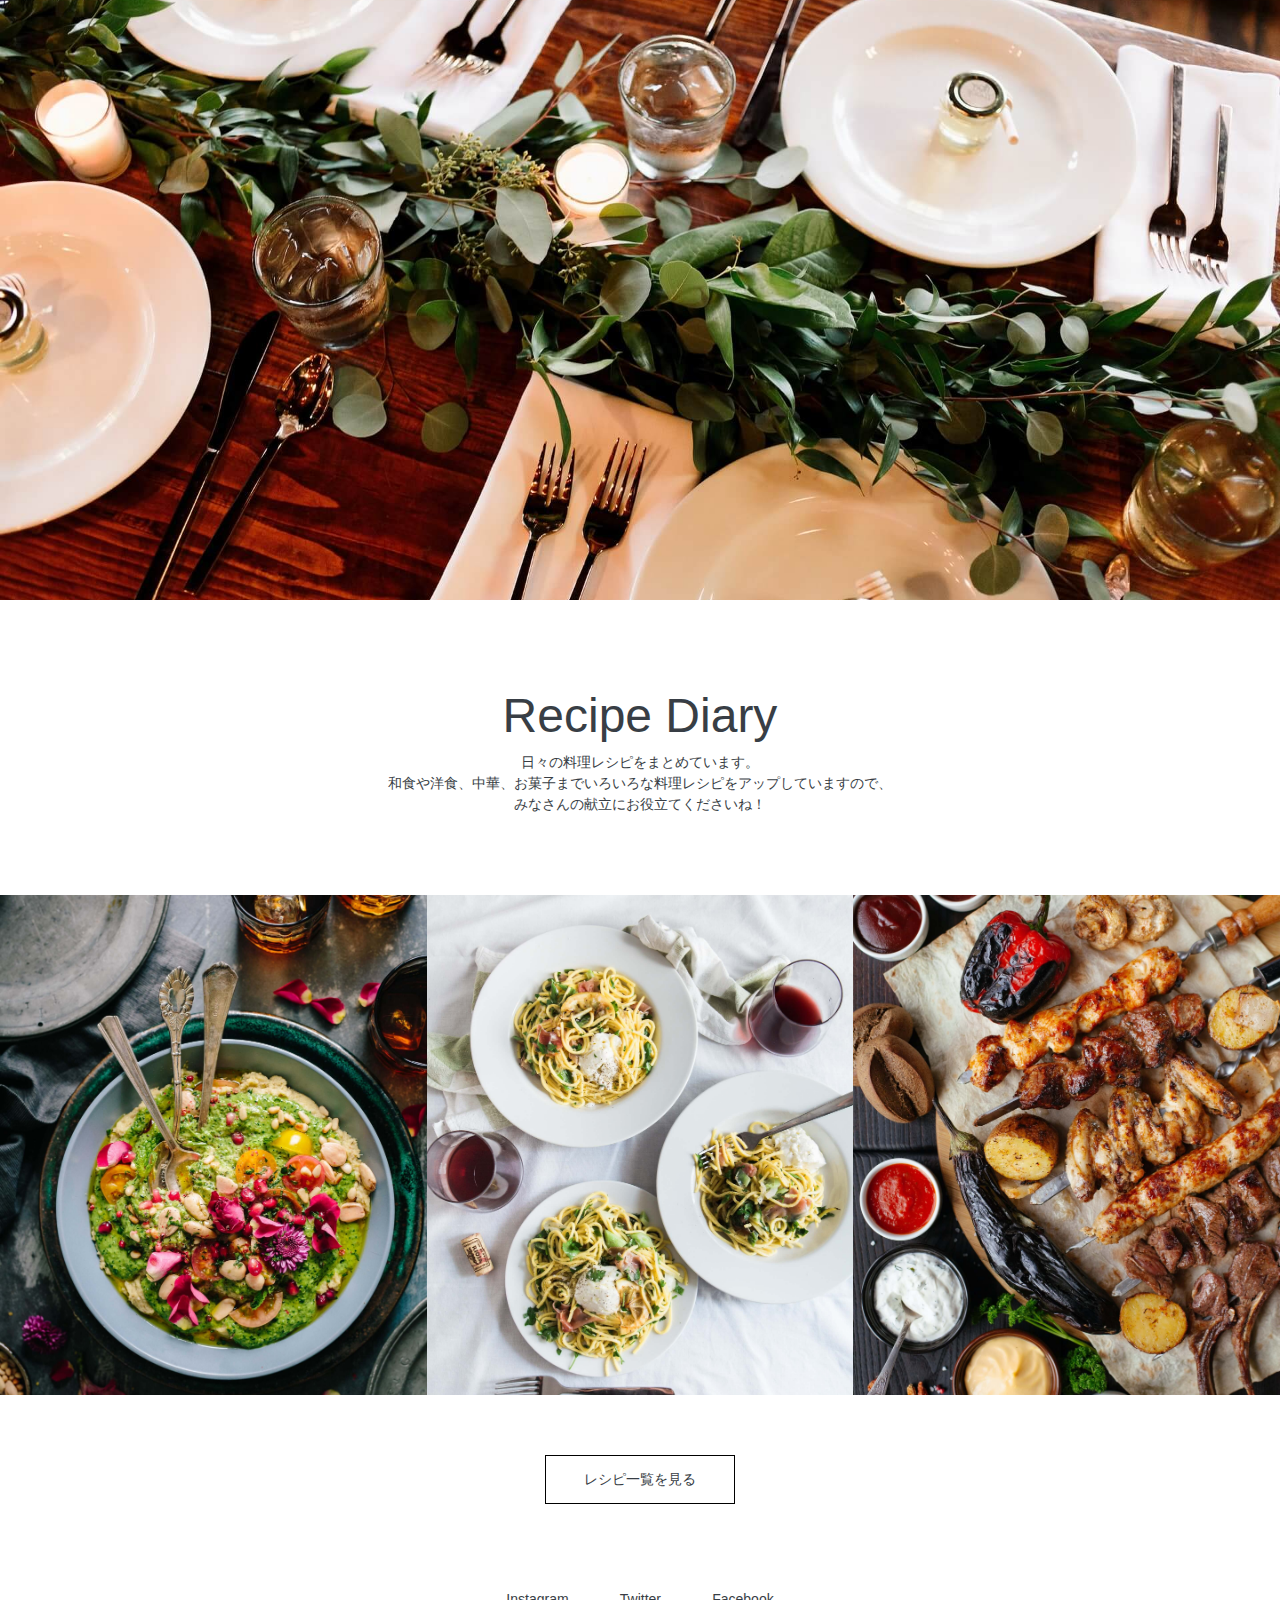
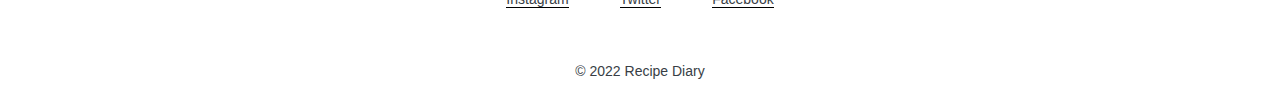
<file: index.html>
<!DOCTYPE html>
<html lang="ja">

<head>
  <meta charset="UTF-8">
  <meta http-equiv="X-UA-Compatible" content="IE=edge">
  <meta name="viewport" content="width=device-width, initial-scale=1.0">
  <title>Recipe Diary</title>
  <link rel="stylesheet" href="reset.css">
  <link rel="stylesheet" href="style.css">
  <link rel="stylesheet" href="sp.css">
</head>

<body>
  <!-- header======================================== -->
  <header>
    <img class="header-img" src="images/mainvisual.jpg" alt="">
  </header>
  <!-- main========================================== -->
  <main>
    <!-- サイトの説明 -->
    <div class="desc">
      <h1>
        <a href="#">
        Recipe Diary
        </a>
      </h1>
      <p>
        日々の料理レシピをまとめています。<br>
        和食や洋食、中華、お菓子までいろいろな料理レシピをアップしていますので、<br>
        みなさんの献立にお役立てくださいね！
      </p>
    </div>
    <!-- 画像 -->
    <div class="imgs flex">
      <img src="images/recipe1.jpg" alt="">
      <img src="images/recipe2.jpg" alt="">
      <img src="images/recipe3.jpg" alt="">
    </div>
    <!-- 「一覧を見る」ボタン -->
    <a href="page-recipes.html" class="link">
      <span>レシピ一覧を見る</span>
    </a>
    <!-- ページトップボタン -->
    <a href="" id="top-btn"></a>
  </main>
  <!-- footer======================================== -->
  <footer>
    <!-- SNSリンク -->
    <ul class="sns flex">
      <li><a href="">Instagram</a></li>
      <li><a href="">Twitter</a></li>
      <li><a href="">Facebook</a></li>
    </ul>
    <!-- コピーライト -->
    <p id="copyright">&copy; 2022 Recipe Diary</p>
  </footer>
  <script src="jquery.min.js"></script>
  <script src="main.js"></script>
</body>

</html>
</file>
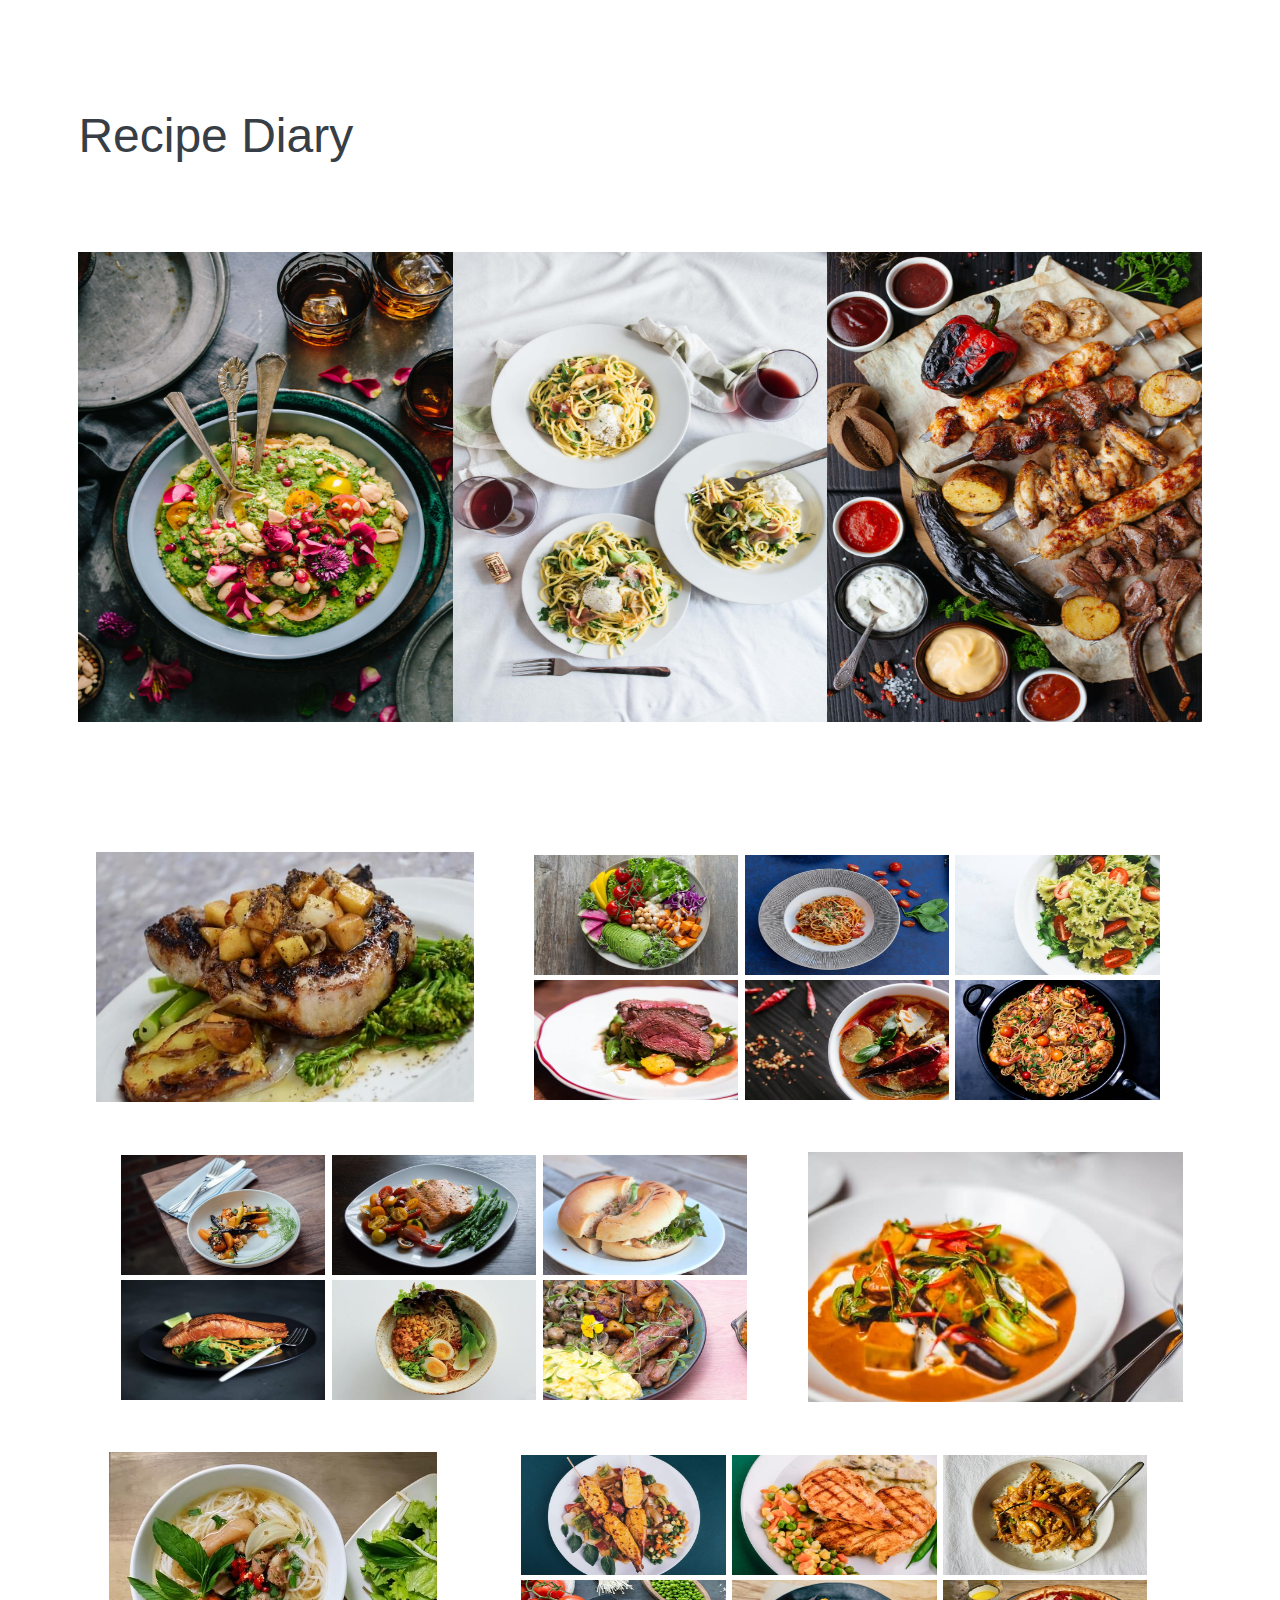
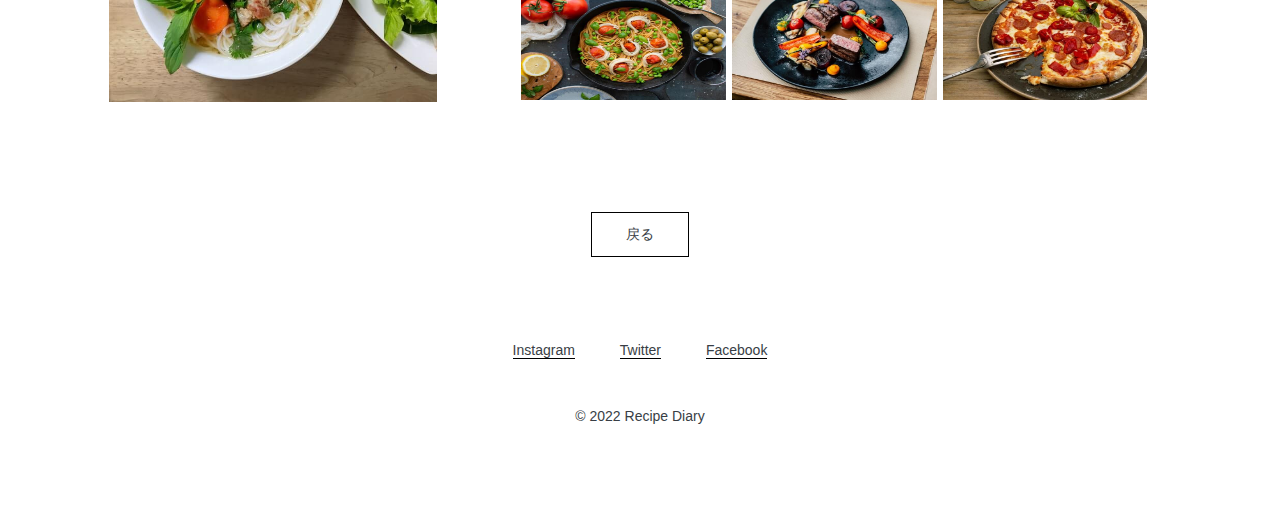
<file: page-recipes.html>
<!DOCTYPE html>
<html lang="ja">

<head>
  <meta charset="UTF-8">
  <meta http-equiv="X-UA-Compatible" content="IE=edge">
  <meta name="viewport" content="width=device-width, initial-scale=1.0">
  <title>Recipe Diary</title>
  <link rel="stylesheet" href="reset.css">
  <link rel="stylesheet" href="style.css">
  <link rel="stylesheet" href="sp.css">
</head>

  <!-- ＝＝＝＝＝＝＝＜レシピ一覧ページ＞ ＝＝＝＝＝＝＝＝＝-->
<body class="wrapper">
  <!-- header======================================== -->
  <header>
    <h1 class="page-h1">
      <a href="index.html">
        Recipe Diary
      </a>
    </h1>
  </header>
  <!-- main========================================== -->
  <main>
    <!-- 「トップ画像３つ」 -->
    <div class="top-imgs flex">
      <a href="single-recipe.html"><img src="images/recipe1.jpg" alt=""></a>
      <a href="single-recipe.html"><img src="images/recipe2.jpg" alt=""></a>
      <a href="single-recipe.html"><img src="images/recipe3.jpg" alt=""></a>
    </div>

    <!-- 「レシピコンテンツ１」 -->
    <div class="recipes-contents flex">
      <!-- 左レシピ画像-->
      <a href="single-recipe.html"><img class="left-img" src="images/recipe4.jpg" alt=""></a>
      <!-- 右レシピ画像 -->
      <div class="right-imgs flex">
        <a href="single-recipe.html"><img src="images/recipe5.jpg" alt=""></a>
        <a href="single-recipe.html"><img src="images/recipe6.jpg" alt=""></a>
        <a href="single-recipe.html"><img src="images/recipe7.jpg" alt=""></a>
        <a href="single-recipe.html"><img src="images/recipe8.jpg" alt=""></a>
        <a href="single-recipe.html"><img src="images/recipe9.jpg" alt=""></a>
        <a href="single-recipe.html"><img src="images/recipe10.jpg" alt=""></a>
      </div>
    </div>

    <!-- 「レシピコンテンツ２（右左反転）」 -->
    <div class="recipes-contents  flex flex2">
      <!-- 左レシピ画像-->
      <div class="right-imgs flex">
        <a href="single-recipe.html"><img src="images/recipe11.jpg" alt=""></a>
        <a href="single-recipe.html"><img src="images/recipe12.jpg" alt=""></a>
        <a href="single-recipe.html"><img src="images/recipe13.jpg" alt=""></a>
        <a href="single-recipe.html"><img src="images/recipe14.jpg" alt=""></a>
        <a href="single-recipe.html"><img src="images/recipe15.jpg" alt=""></a>
        <a href="single-recipe.html"><img src="images/recipe16.jpg" alt=""></a>
      </div>
      <!-- 右レシピ画像 -->
      <a href="single-recipe.html"><img class="left-img" src="images/recipe17.jpg" alt="">
    </div></a>

    <!-- 「レシピコンテンツ３」 -->
    <div class="recipes-contents flex">
      <!-- 左レシピ画像-->
      <a href="single-recipe.html"><img class="left-img" src="images/recipe18.jpg" alt=""></a>
      <!-- 右レシピ画像 -->
      <div class="right-imgs flex">
        <a href="single-recipe.html"><img src="images/recipe19.jpg" alt=""></a>
        <a href="single-recipe.html"><img src="images/recipe20.jpg" alt=""></a>
        <a href="single-recipe.html"><img src="images/recipe21.jpg" alt=""></a>
        <a href="single-recipe.html"><img src="images/recipe22.jpg" alt=""></a>
        <a href="single-recipe.html"><img src="images/recipe23.jpg" alt=""></a>
        <a href="single-recipe.html"><img src="images/recipe24.jpg" alt=""></a>
      </div>
    </div>

    <!-- 「戻る」ボタン -->
    <a href="index.html" class="link">
      <span>戻る</span>
    </a>
    <!-- ページトップボタン -->
    <a href="" id="top-btn"></a>
  </main>
  <!-- footer======================================== -->
  <footer>
    <!-- SNSリンク -->
    <ul class="sns flex">
      <li><a href="">Instagram</a></li>
      <li><a href="">Twitter</a></li>
      <li><a href="">Facebook</a></li>
    </ul>
    <!-- コピーライト -->
    <p id="copyright">&copy; 2022 Recipe Diary</p>
  </footer>
  <script src="jquery.min.js"></script>
  <script src="main.js"></script>
</body>

</html>
</file>
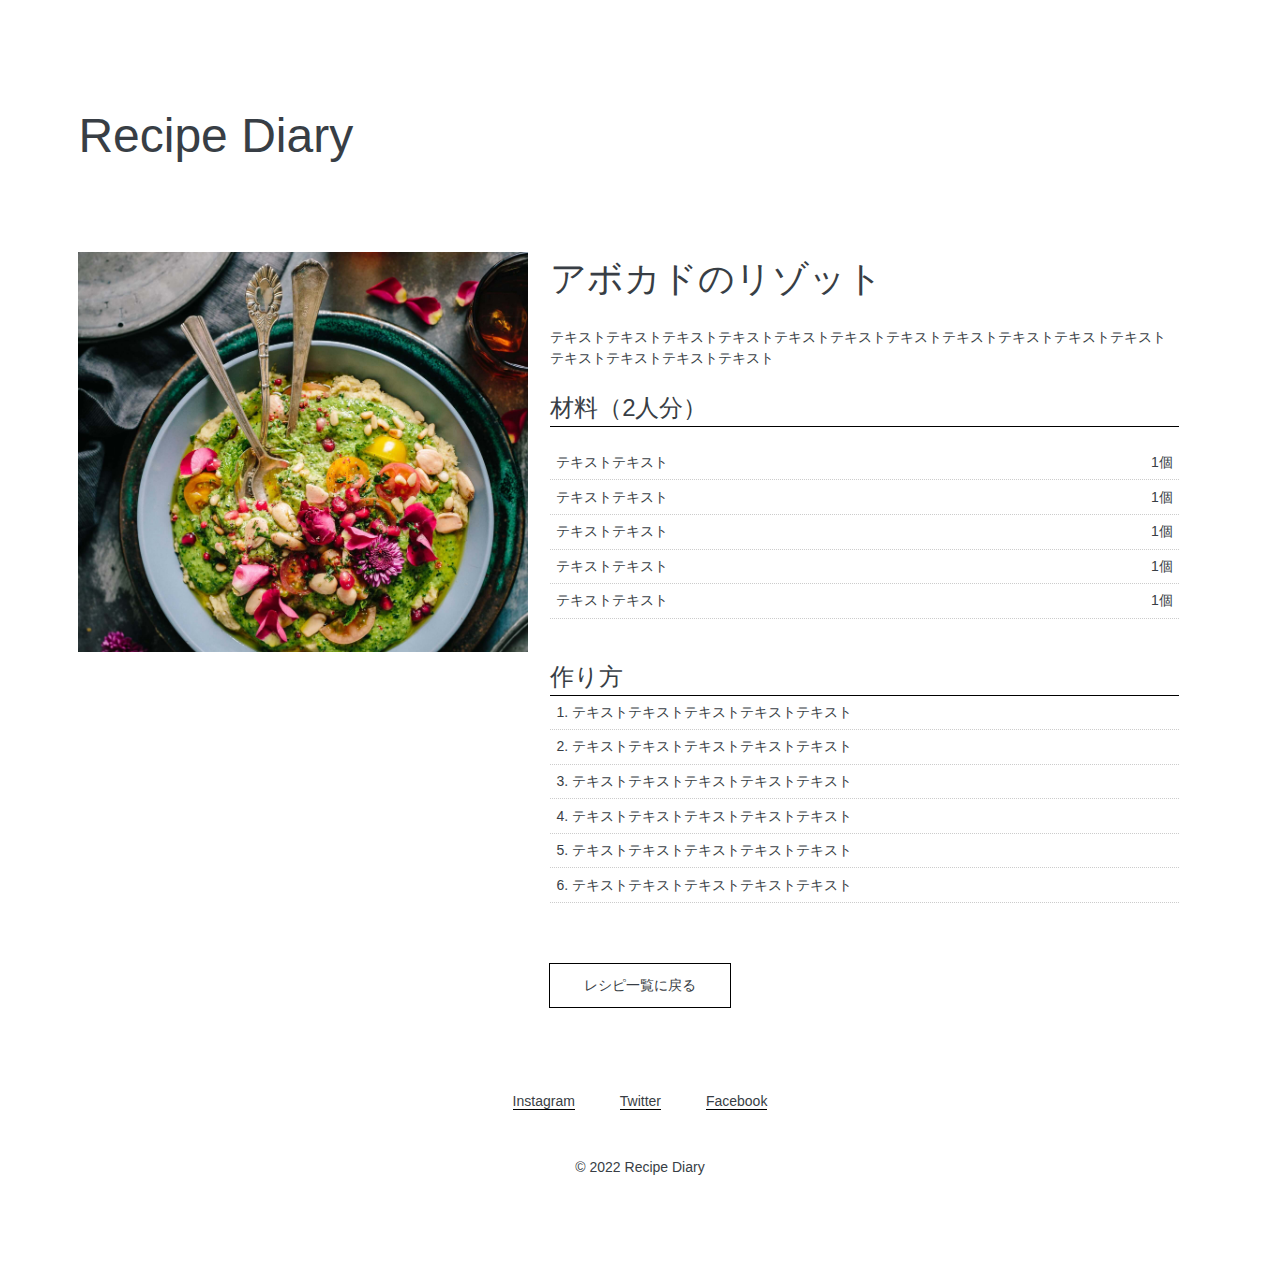
<file: single-recipe.html>
<!DOCTYPE html>
<html lang="ja">

<head>
  <meta charset="UTF-8">
  <meta http-equiv="X-UA-Compatible" content="IE=edge">
  <meta name="viewport" content="width=device-width, initial-scale=1.0">
  <title>Recipe Diary</title>
  <link rel="stylesheet" href="reset.css">
  <link rel="stylesheet" href="style.css">
  <link rel="stylesheet" href="sp.css">
</head>

<!-- ＝＝＝＝＝＝＝＜レシピ詳細ページ＞ ＝＝＝＝＝＝＝＝＝-->

<body class="wrapper">
  <!-- header======================================== -->
  <header>
    <h1 class="page-h1">
      <a href="index.html">
        Recipe Diary
      </a>
    </h1>
  </header>
  <!-- main========================================== -->
  <main>
    <div class="single-recipe-container flex">
      <!-- 左：画像 -->
      <img class="recipe-img" src="images/recipe1.jpg" alt="">
      <!-- 右：レシピ -->
      <div class="recipe-detail">
        <h2>アボカドのリゾット</h2>
        <br>
        <p>
          テキストテキストテキストテキストテキストテキストテキストテキストテキストテキストテキストテキストテキストテキストテキスト
        </p>
        <br>
        <!-- 材料 -->
        <h3>材料（2人分）</h3>
        <dl class="ingeredients-continer">
          <div class="ingredients flex">
            <dt>テキストテキスト</dt>
            <dd>1個</dd>
          </div>
          <div class="ingredients flex">
            <dt>テキストテキスト</dt>
            <dd>1個</dd>
          </div>
          <div class="ingredients flex">
            <dt>テキストテキスト</dt>
            <dd>1個</dd>
          </div>
          <div class="ingredients flex">
            <dt>テキストテキスト</dt>
            <dd>1個</dd>
          </div>
          <div class="ingredients flex">
            <dt>テキストテキスト</dt>
            <dd>1個</dd>
          </div>
        </dl>
        <br>
        <!-- 作り方 -->
        <h3>作り方</h3>
        <ol class="how-to">
          <li>テキストテキストテキストテキストテキスト</li>
          <li>テキストテキストテキストテキストテキスト</li>
          <li>テキストテキストテキストテキストテキスト</li>
          <li>テキストテキストテキストテキストテキスト</li>
          <li>テキストテキストテキストテキストテキスト</li>
          <li>テキストテキストテキストテキストテキスト</li>
        </ol>
      </div>
    </div>

    <!-- 「戻る」ボタン -->
    <a href="page-recipes.html" class="link">
      <span>レシピ一覧に戻る</span>
    </a>
    <!-- ページトップボタン -->
    <a href="" id="top-btn"></a>
  </main>
  <!-- footer======================================== -->
  <footer>
    <!-- SNSリンク -->
    <ul class="sns flex">
      <li><a href="">Instagram</a></li>
      <li><a href="">Twitter</a></li>
      <li><a href="">Facebook</a></li>
    </ul>
    <!-- コピーライト -->
    <p id="copyright">&copy; 2022 Recipe Diary</p>
  </footer>
  <script src="jquery.min.js"></script>
  <script src="main.js"></script>
</body>

</html>
</file>
<file: style.css>
@charset "UTF-8";

/* ======================================================
  全体
========================================================*/
html {
  font-size: 62.5%;
}

body {
  font-family: "Helvetica Neue", "Arial", "Hiragino Sans", "Meiryo", sans-serif, sans-serif;
  color      : #383e45;
  font-size  : 1.4rem;
  line-height: 1.5;
}

h1 {
  font-size: 4.8rem;
}

h2 {
  font-size: 3.6rem;
}

h3 {
  font-size: 2.4rem;
}

h4,
h5,
h6 {
  font-size: 1.6rem;
}

li {
  list-style: none;
}

a {
  text-decoration: none;
  cursor         : pointer;
}

a:hover {
  opacity: 0.7;
}

img {
  width : 100%;
  height: 100%;
}

/* 共通＝＝＝＝＝＝＝＝＝＝＝＝＝＝＝＝＝＝＝＝＝＝＝＝＝＝＝＝ */
main,
footer {
  text-align: center;
}

.page-h1 {
  margin-bottom: 80px;
}

.wrapper {
  max-width: 1200px;
  margin   : 100px auto;
  padding  : 0 3%;
}

.flex {
  display: flex;
}

/* ページトップボタン */
main {
  position: relative;
}

#top-btn {
  display         : inline-block;
  width           : 50px;
  height          : 50px;
  background-color: #000;
  position        : fixed;
  right           : 30px;
  bottom          : 30px;
  border-radius   : 50%;
}

#top-btn::before {
  content     : "";
  width       : 15px;
  height      : 15px;
  border-top  : 3px solid #fff;
  border-right: 3px solid #fff;
  position    : absolute;
  top         : 40%;
  right       : 35%;
  transform   : rotate(-45deg);
}

/* 「一覧を見る」ボタン */
.link {
  display: inline-block;
  margin : 60px auto;
  border : 1px solid #000;
  padding: 1% 3%;
}

/* header=================================================== */
.header-img {
  width     : 100vw;
  height    : 600px;
  object-fit: cover;
}

/* main===================================================== */
/* ＝＝＝＝＝＝＝＜トップページ＞ ＝＝＝＝＝＝＝＝*/
/* サイトの説明 */
.desc {
  margin: 80px auto;
}

/* 画像 */
.imgs {
  width          : 100%;
  justify-content: center;
}

.imgs img {
  width : calc(100%/3);
  height    : 500px;
  object-fit: cover;
}

/* ＝＝＝＝＝＝＝＜レシピ一覧ページ＞＝＝＝＝＝＝*/
.top-imgs a {
  width: calc(100%/3);
  height: 470px;
  margin-bottom: 80px;
}

.recipes-contents {
  width          : 100%;
  height         : 250px;
  justify-content: space-around;
  margin: 50px auto;
}

.left-img a {
  width: 40%;
  height: 100%;
  object-fit: cover;
}

.right-imgs {
  width    : 60%;
  height: 100%;
  flex-wrap: wrap;
  justify-content: center;
  align-items: center;
}

.right-imgs a {
  width     : calc(100%/3.3);
  height    : 120px;
  object-fit: cover;
  margin: 0 0.5%;
}
/* ＝＝＝＝＝＝＝＜レシピ詳細ページ＞＝＝＝＝＝＝*/
  .recipe-img {
    width: 40%;
    height: 400px;
    object-fit: cover;
  }

  .recipe-detail {
    width: 60%;
    padding:0 2%;
    text-align: left;
  }

  .single-recipe-container h3 {
    border-bottom: 1px solid #000;
  }

  .ingeredients-continer {
    padding: 3% 0;
  }

  .ingredients {
    padding: 1%;
  }

  .ingredients dt {
    font-weight: lighter;
  }

  .ingredients,
  .how-to li {
    border-bottom: 1px solid #CCCCCC;
    border-style: dotted;
    justify-content: space-between;
  }

  .how-to li{
    list-style-type: decimal;
    list-style-position: inside;
    padding: 1%;
  }


/* footer==================================================== */
.sns {
  justify-content: center;
}

.sns li {
  padding: 2%;
}

.sns a {
  border-bottom: 1px solid #000;
}

#copyright {
  margin: 2%;
}
</file>
<file: sp.css>
@charset "UTF-8";
  @media screen and (max-width: 834px) {
    /* ページトップボタン */
    #top-btn{
      right: 10px;
      bottom: 10px;
    }
    
    /* ＜トップページ＞ */
    .imgs.flex {
      flex-direction: column;
    }

    .imgs img {
      width: 100%;
    }

     /* ＜レシピ一覧ページ＞ */
    .top-imgs.flex {
      flex-direction: column;
      margin: 30px 0;
    }

    .top-imgs a {
      width: 100%;
      height: 300px;
      margin-bottom: 10px;
    }

    .recipes-contents {
      flex-direction: column;
      height: auto;
    }

    .left-img  {
      width: 100%;
      margin: 10px 0;
    }

    .right-imgs {
      width    : 100%;
    }

    .right-imgs a {
      width     : 48%;
    }

    .recipes-contents.flex2 {
      flex-direction: column-reverse;
    }

    /* ＜レシピ詳細ページ＞ */
    .single-recipe-container.flex{
      flex-direction: column;
    }

    .recipe-img {
      width: 100%;
    }

    .recipe-detail {
      width: 100%;
    }

    .recipe-detail h2 {
      font-size: 3rem;
    }

    .ingredients,
    .how-to li {
      font-size: 1.2rem;
    }
  }
</file>
